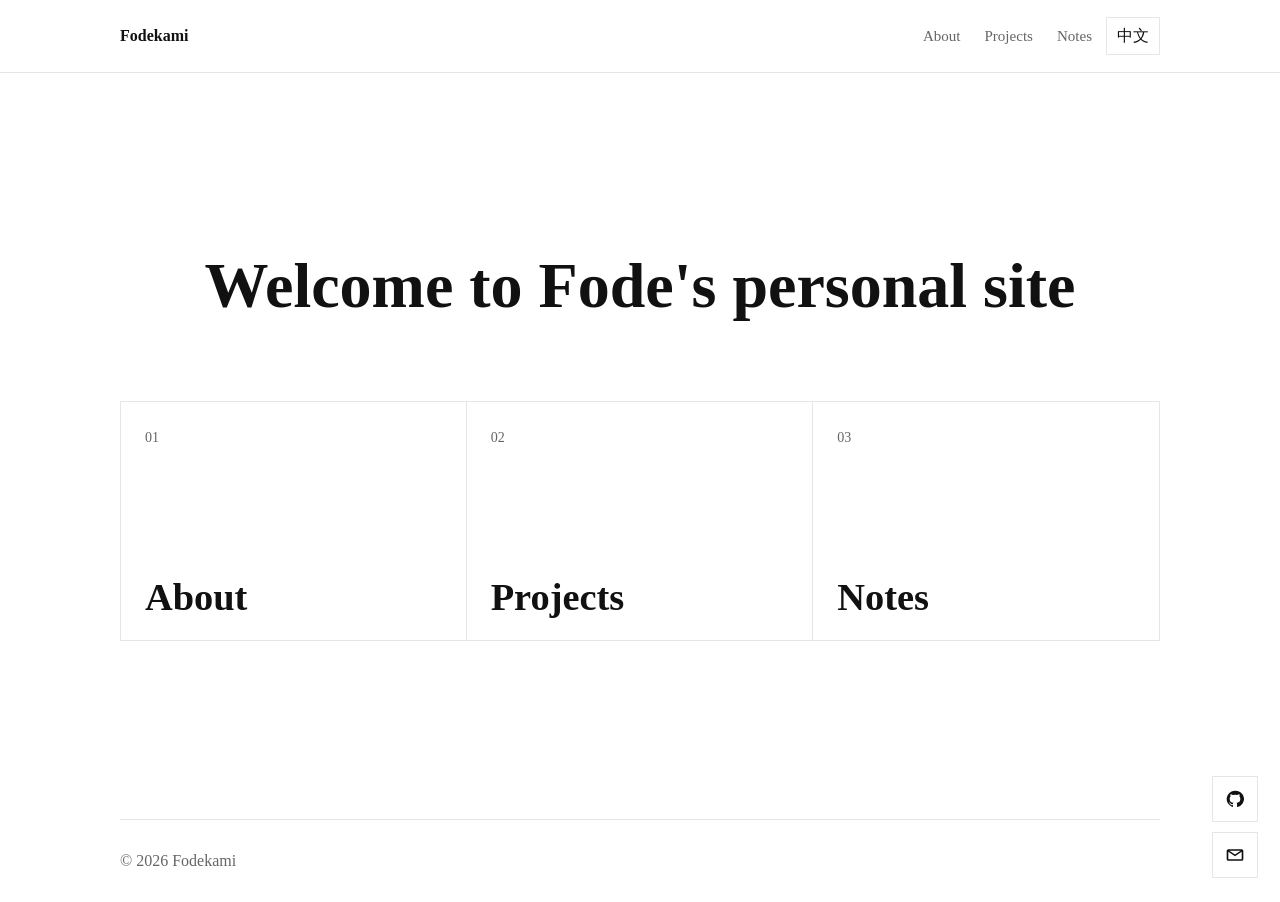
<file: index.html>
<!doctype html>
<html lang="en">
  <head>
    <meta charset="utf-8">
    <meta name="viewport" content="width=device-width, initial-scale=1">
    <meta name="color-scheme" content="light">
    <title>Fodekami - Personal Website</title>
    <meta name="description" content="Fodekami's personal website with simple sections and quick contact links.">
    <meta name="author" content="Fodekami">
    <meta property="og:type" content="website">
    <meta property="og:title" content="Fodekami - Personal Website">
    <meta property="og:description" content="A simple personal website for profile, projects, and notes.">
    <meta property="og:url" content="https://fodekami.github.io/">
    <meta property="og:site_name" content="Fodekami">
    <meta name="twitter:card" content="summary">
    <meta name="twitter:title" content="Fodekami - Personal Website">
    <meta name="twitter:description" content="A simple personal website for profile, projects, and notes.">
    <link rel="canonical" href="https://fodekami.github.io/">
    <link rel="icon" href="favicon.svg" type="image/svg+xml">
    <link rel="manifest" href="site.webmanifest">
    <link rel="stylesheet" href="styles.css">
    <script type="application/ld+json">
      {
        "@context": "https://schema.org",
        "@type": "Person",
        "name": "Fodekami",
        "url": "https://fodekami.github.io/",
        "sameAs": ["https://github.com/fodekami"]
      }
    </script>
  </head>
  <body data-page="home">
    <a class="skip-link" href="#main" data-i18n="skip">Skip to content</a>

    <header class="site-header" data-header>
      <nav class="nav" aria-label="Primary navigation">
        <a class="brand" href="index.html" aria-label="Fodekami home">Fodekami</a>

        <button class="nav-toggle" type="button" aria-expanded="false" aria-controls="nav-links" data-nav-toggle>
          <span class="sr-only" data-i18n="toggleNav">Toggle navigation</span>
          <span></span>
          <span></span>
          <span></span>
        </button>

        <div class="nav-links" id="nav-links" data-nav-links>
          <a href="about.html" data-i18n="navAbout">About</a>
          <a href="projects.html" data-i18n="navProjects">Projects</a>
          <a href="notes.html" data-i18n="navNotes">Notes</a>
          <button class="language-toggle" type="button" data-language-toggle aria-label="Switch language">中文</button>
        </div>
      </nav>
    </header>

    <main class="home-main" id="main" aria-label="Homepage sections">
      <h1 class="home-tagline" data-i18n="homeTagline">Welcome to Fode's personal site</h1>
      <div class="home-entry-grid">
        <a class="home-entry" href="about.html">
          <span>01</span>
          <strong data-i18n="navAbout">About</strong>
        </a>
        <a class="home-entry" href="projects.html">
          <span>02</span>
          <strong data-i18n="navProjects">Projects</strong>
        </a>
        <a class="home-entry" href="notes.html">
          <span>03</span>
          <strong data-i18n="navNotes">Notes</strong>
        </a>
      </div>
    </main>

    <footer class="site-footer">
      <p>&copy; <span data-year></span> Fodekami</p>
    </footer>

    <script src="script.js"></script>
  </body>
</html>
</file>
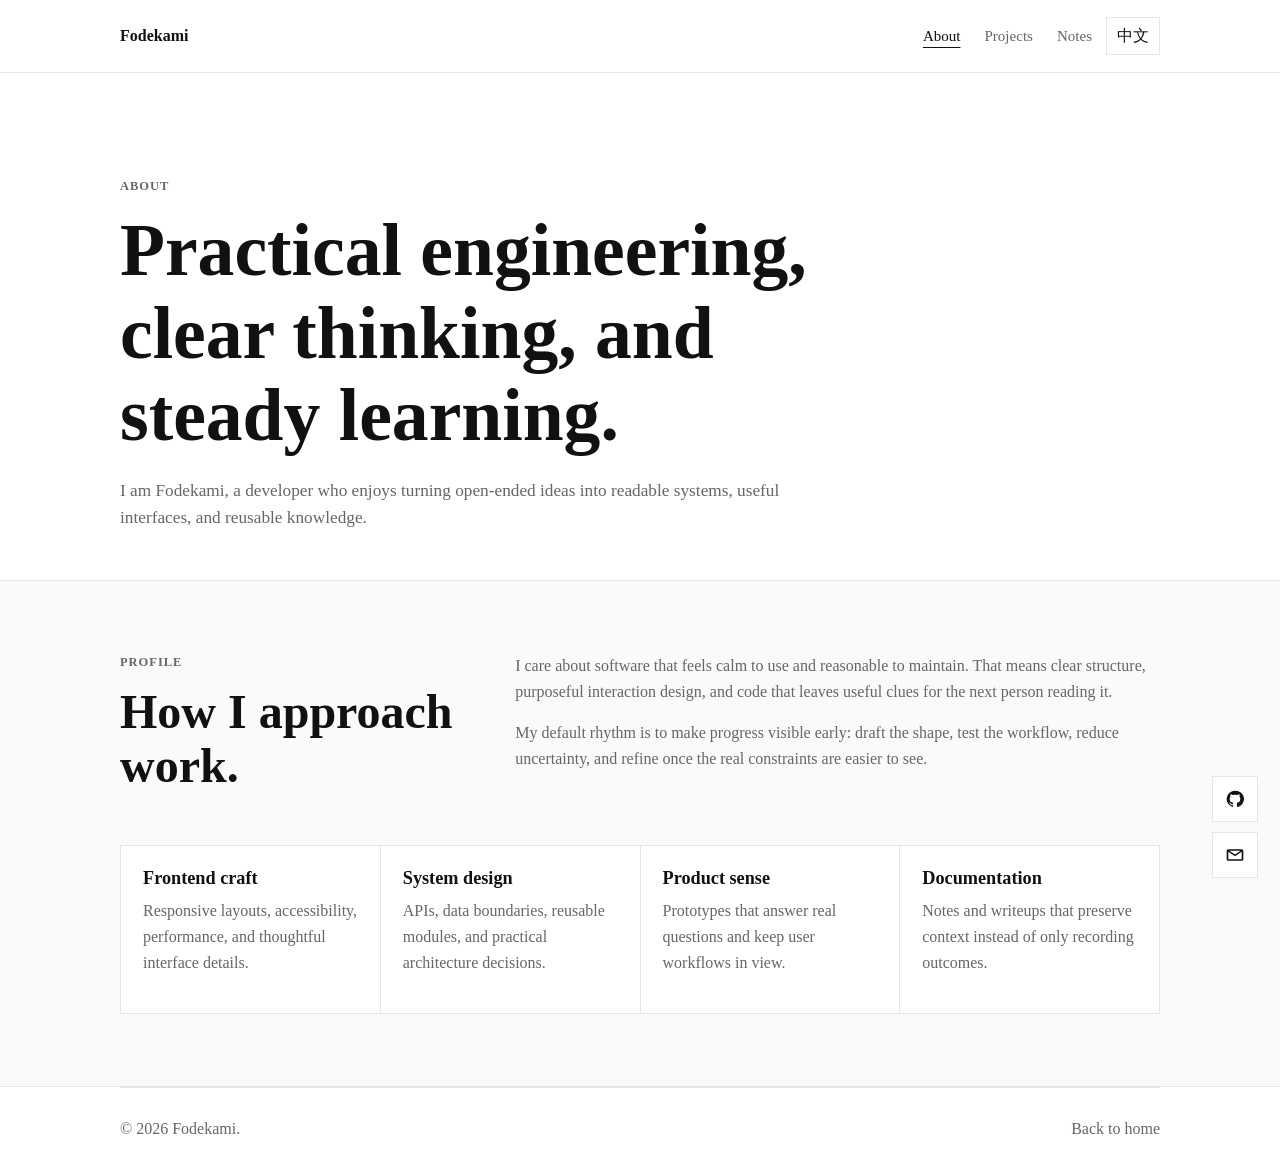
<file: about.html>
<!doctype html>
<html lang="en">
  <head>
    <meta charset="utf-8">
    <meta name="viewport" content="width=device-width, initial-scale=1">
    <title>About - Fodekami</title>
    <meta name="description" content="About Fodekami: background, focus, working style, and strengths.">
    <link rel="canonical" href="https://fodekami.github.io/about.html">
    <link rel="icon" href="favicon.svg" type="image/svg+xml">
    <link rel="manifest" href="site.webmanifest">
    <link rel="stylesheet" href="styles.css">
  </head>
  <body data-page="about">
    <a class="skip-link" href="#main" data-i18n="skip">Skip to content</a>
    <header class="site-header" data-header>
      <nav class="nav" aria-label="Primary navigation">
        <a class="brand" href="index.html" aria-label="Fodekami home">
          <span class="brand-mark" aria-hidden="true">F</span>
          <span class="brand-text">Fodekami</span>
        </a>
        <button class="nav-toggle" type="button" aria-expanded="false" aria-controls="nav-links" data-nav-toggle>
          <span class="sr-only" data-i18n="toggleNav">Toggle navigation</span><span></span><span></span><span></span>
        </button>
        <div class="nav-links" id="nav-links" data-nav-links>
          <a aria-current="page" href="about.html" data-i18n="navAbout">About</a>
          <a href="projects.html" data-i18n="navProjects">Projects</a>
          <a href="notes.html" data-i18n="navNotes">Notes</a>
          <button class="language-toggle" type="button" data-language-toggle aria-label="Switch language">中文</button>
        </div>
      </nav>
    </header>

    <main id="main">
      <section class="page-hero section">
        <p class="eyebrow" data-i18n="navAbout">About</p>
        <h1 data-i18n="aboutHeroTitle">Practical engineering, clear thinking, and steady learning.</h1>
        <p class="hero-text" data-i18n="aboutHeroText">
          I am Fodekami, a developer who enjoys turning open-ended ideas into readable systems,
          useful interfaces, and reusable knowledge.
        </p>
      </section>

      <section class="section section-muted">
        <div class="section-grid">
          <div>
            <p class="eyebrow" data-i18n="aboutProfileEyebrow">Profile</p>
            <h2 data-i18n="aboutApproachTitle">How I approach work.</h2>
          </div>
          <div class="prose">
            <p data-i18n="aboutApproachText1">
              I care about software that feels calm to use and reasonable to maintain. That means
              clear structure, purposeful interaction design, and code that leaves useful clues for
              the next person reading it.
            </p>
            <p data-i18n="aboutApproachText2">
              My default rhythm is to make progress visible early: draft the shape, test the workflow,
              reduce uncertainty, and refine once the real constraints are easier to see.
            </p>
          </div>
        </div>

        <div class="skill-grid" aria-label="Core strengths">
          <article class="skill-card">
            <h3 data-i18n="aboutSkill1Title">Frontend craft</h3>
            <p data-i18n="aboutSkill1Text">Responsive layouts, accessibility, performance, and thoughtful interface details.</p>
          </article>
          <article class="skill-card">
            <h3 data-i18n="aboutSkill2Title">System design</h3>
            <p data-i18n="aboutSkill2Text">APIs, data boundaries, reusable modules, and practical architecture decisions.</p>
          </article>
          <article class="skill-card">
            <h3 data-i18n="aboutSkill3Title">Product sense</h3>
            <p data-i18n="aboutSkill3Text">Prototypes that answer real questions and keep user workflows in view.</p>
          </article>
          <article class="skill-card">
            <h3 data-i18n="aboutSkill4Title">Documentation</h3>
            <p data-i18n="aboutSkill4Text">Notes and writeups that preserve context instead of only recording outcomes.</p>
          </article>
        </div>
      </section>
    </main>

    <footer class="site-footer">
      <p>&copy; <span data-year></span> Fodekami.</p>
      <a href="index.html" data-i18n="backHome">Back to home</a>
    </footer>
    <script src="script.js"></script>
  </body>
</html>
</file>
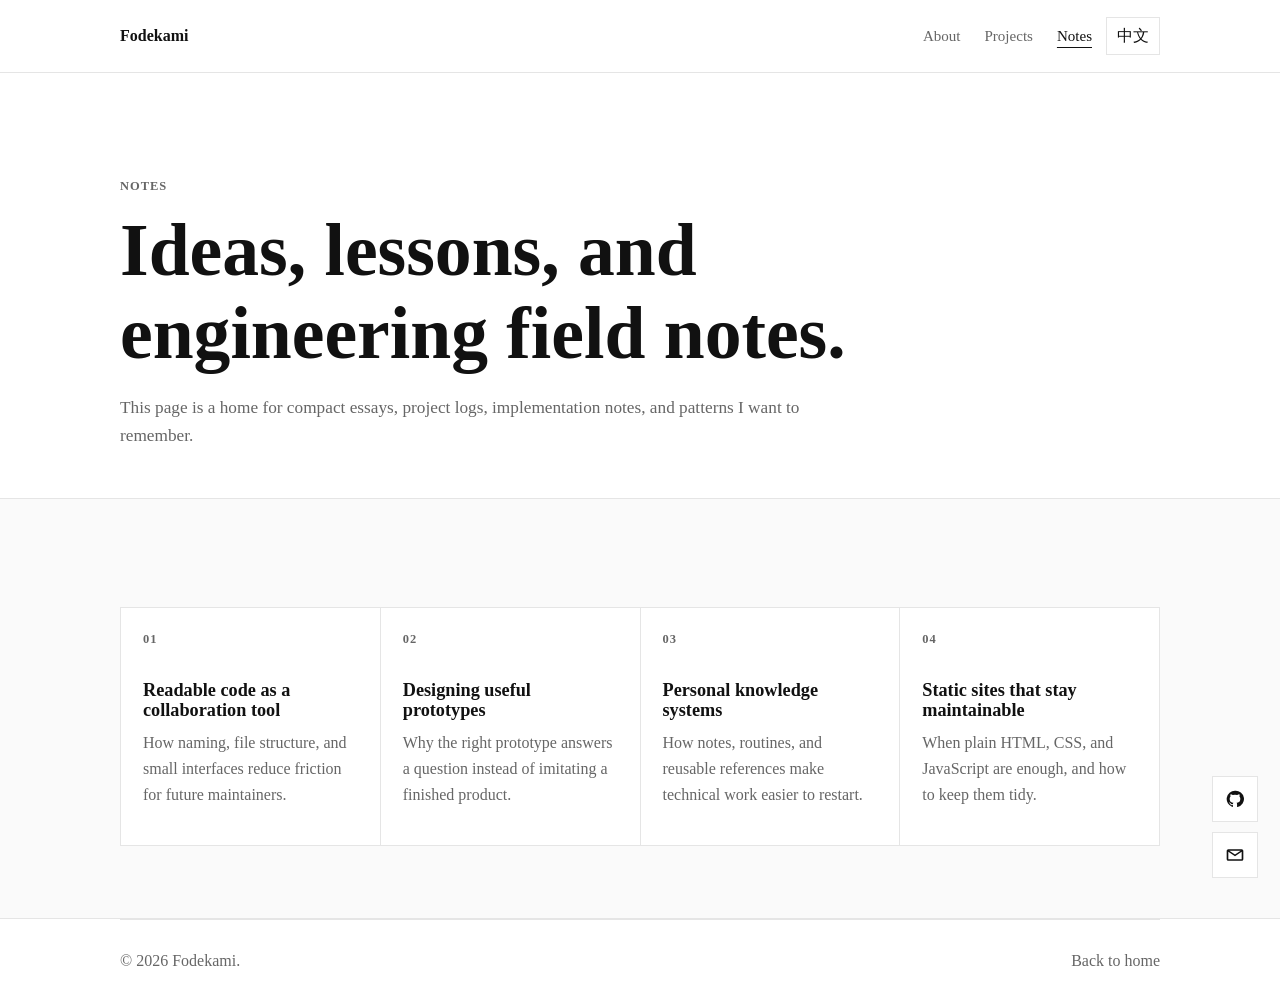
<file: notes.html>
<!doctype html>
<html lang="en">
  <head>
    <meta charset="utf-8">
    <meta name="viewport" content="width=device-width, initial-scale=1">
    <title>Notes - Fodekami</title>
    <meta name="description" content="Technical notes, learning logs, and writing topics by Fodekami.">
    <link rel="canonical" href="https://fodekami.github.io/notes.html">
    <link rel="icon" href="favicon.svg" type="image/svg+xml">
    <link rel="manifest" href="site.webmanifest">
    <link rel="stylesheet" href="styles.css">
  </head>
  <body data-page="notes">
    <a class="skip-link" href="#main" data-i18n="skip">Skip to content</a>
    <header class="site-header" data-header>
      <nav class="nav" aria-label="Primary navigation">
        <a class="brand" href="index.html" aria-label="Fodekami home">
          <span class="brand-mark" aria-hidden="true">F</span>
          <span class="brand-text">Fodekami</span>
        </a>
        <button class="nav-toggle" type="button" aria-expanded="false" aria-controls="nav-links" data-nav-toggle>
          <span class="sr-only" data-i18n="toggleNav">Toggle navigation</span><span></span><span></span><span></span>
        </button>
        <div class="nav-links" id="nav-links" data-nav-links>
          <a href="about.html" data-i18n="navAbout">About</a>
          <a href="projects.html" data-i18n="navProjects">Projects</a>
          <a aria-current="page" href="notes.html" data-i18n="navNotes">Notes</a>
          <button class="language-toggle" type="button" data-language-toggle aria-label="Switch language">中文</button>
        </div>
      </nav>
    </header>

    <main id="main">
      <section class="page-hero section">
        <p class="eyebrow" data-i18n="navNotes">Notes</p>
        <h1 data-i18n="notesHeroTitle">Ideas, lessons, and engineering field notes.</h1>
        <p class="hero-text" data-i18n="notesHeroText">
          This page is a home for compact essays, project logs, implementation notes, and patterns I
          want to remember.
        </p>
      </section>

      <section class="section section-muted">
        <div class="notes-grid">
          <article>
            <span class="note-number">01</span>
            <h3 data-i18n="note1Title">Readable code as a collaboration tool</h3>
            <p data-i18n="note1Text">How naming, file structure, and small interfaces reduce friction for future maintainers.</p>
          </article>
          <article>
            <span class="note-number">02</span>
            <h3 data-i18n="note2Title">Designing useful prototypes</h3>
            <p data-i18n="note2Text">Why the right prototype answers a question instead of imitating a finished product.</p>
          </article>
          <article>
            <span class="note-number">03</span>
            <h3 data-i18n="note3Title">Personal knowledge systems</h3>
            <p data-i18n="note3Text">How notes, routines, and reusable references make technical work easier to restart.</p>
          </article>
          <article>
            <span class="note-number">04</span>
            <h3 data-i18n="note4Title">Static sites that stay maintainable</h3>
            <p data-i18n="note4Text">When plain HTML, CSS, and JavaScript are enough, and how to keep them tidy.</p>
          </article>
        </div>
      </section>
    </main>

    <footer class="site-footer">
      <p>&copy; <span data-year></span> Fodekami.</p>
      <a href="index.html" data-i18n="backHome">Back to home</a>
    </footer>
    <script src="script.js"></script>
  </body>
</html>
</file>
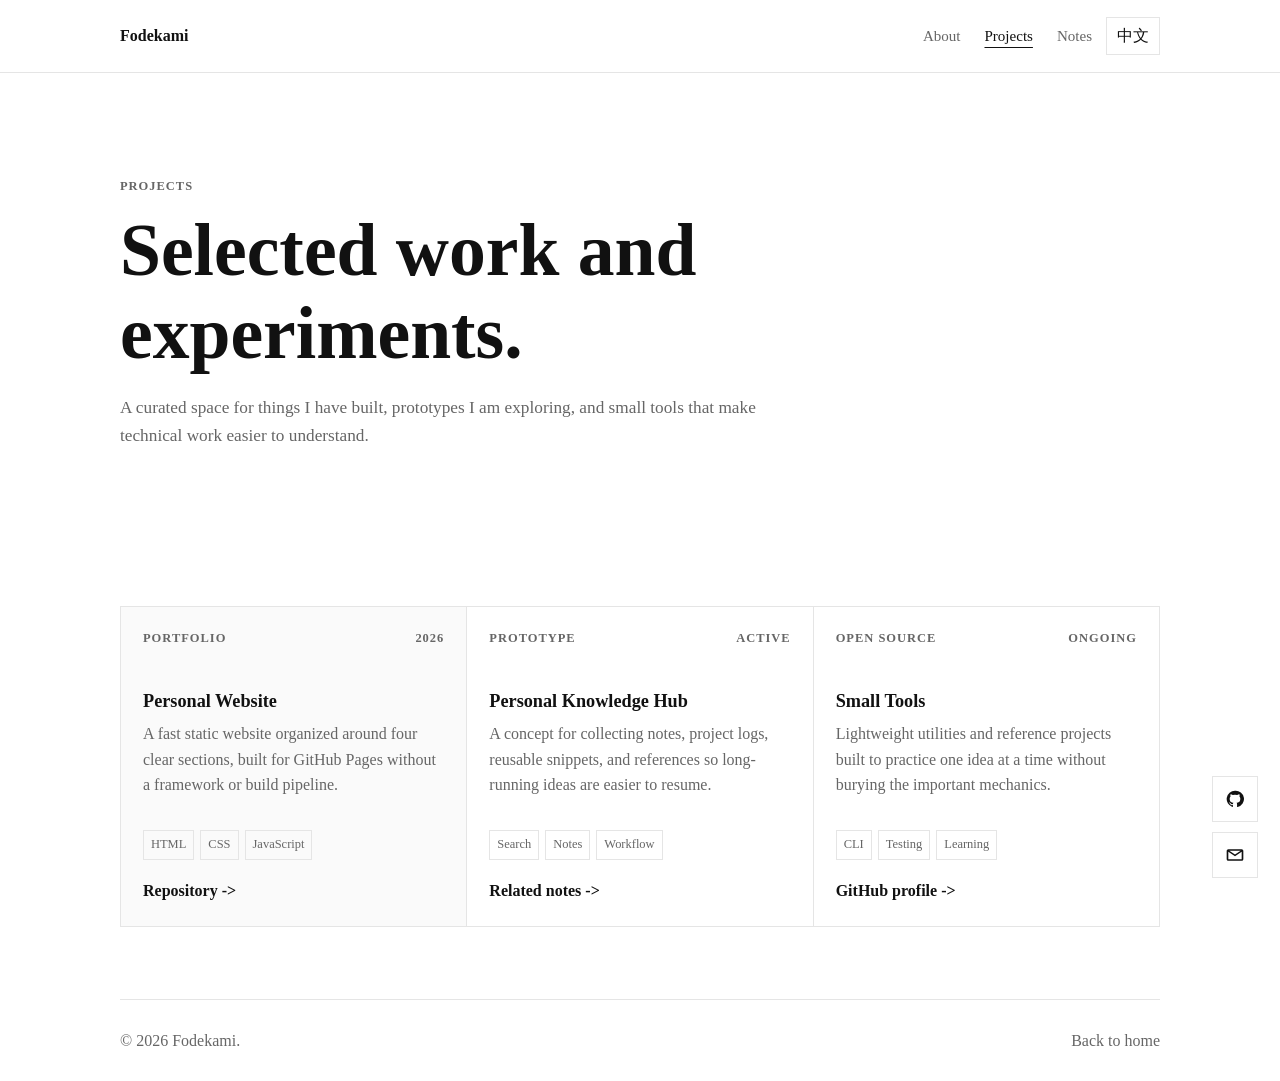
<file: projects.html>
<!doctype html>
<html lang="en">
  <head>
    <meta charset="utf-8">
    <meta name="viewport" content="width=device-width, initial-scale=1">
    <title>Projects - Fodekami</title>
    <meta name="description" content="Selected projects, prototypes, and experiments by Fodekami.">
    <link rel="canonical" href="https://fodekami.github.io/projects.html">
    <link rel="icon" href="favicon.svg" type="image/svg+xml">
    <link rel="manifest" href="site.webmanifest">
    <link rel="stylesheet" href="styles.css">
  </head>
  <body data-page="projects">
    <a class="skip-link" href="#main" data-i18n="skip">Skip to content</a>
    <header class="site-header" data-header>
      <nav class="nav" aria-label="Primary navigation">
        <a class="brand" href="index.html" aria-label="Fodekami home">
          <span class="brand-mark" aria-hidden="true">F</span>
          <span class="brand-text">Fodekami</span>
        </a>
        <button class="nav-toggle" type="button" aria-expanded="false" aria-controls="nav-links" data-nav-toggle>
          <span class="sr-only" data-i18n="toggleNav">Toggle navigation</span><span></span><span></span><span></span>
        </button>
        <div class="nav-links" id="nav-links" data-nav-links>
          <a href="about.html" data-i18n="navAbout">About</a>
          <a aria-current="page" href="projects.html" data-i18n="navProjects">Projects</a>
          <a href="notes.html" data-i18n="navNotes">Notes</a>
          <button class="language-toggle" type="button" data-language-toggle aria-label="Switch language">中文</button>
        </div>
      </nav>
    </header>

    <main id="main">
      <section class="page-hero section">
        <p class="eyebrow" data-i18n="navProjects">Projects</p>
        <h1 data-i18n="projectsHeroTitle">Selected work and experiments.</h1>
        <p class="hero-text" data-i18n="projectsHeroText">
          A curated space for things I have built, prototypes I am exploring, and small tools that
          make technical work easier to understand.
        </p>
      </section>

      <section class="section">
        <div class="project-grid">
          <article class="project-card project-card-featured">
            <div class="project-meta"><span data-i18n="project1Meta">Portfolio</span><span>2026</span></div>
            <h3 data-i18n="project1Title">Personal Website</h3>
            <p data-i18n="project1Text">
              A fast static website organized around four clear sections, built for GitHub Pages
              without a framework or build pipeline.
            </p>
            <ul class="tag-list" aria-label="Technologies">
              <li>HTML</li><li>CSS</li><li>JavaScript</li>
            </ul>
            <a class="text-link" href="https://github.com/fodekami/fodekami.github.io" rel="me" data-i18n="repository">Repository</a>
          </article>

          <article class="project-card">
            <div class="project-meta"><span data-i18n="project2Meta">Prototype</span><span data-i18n="active">Active</span></div>
            <h3 data-i18n="project2Title">Personal Knowledge Hub</h3>
            <p data-i18n="project2Text">
              A concept for collecting notes, project logs, reusable snippets, and references so
              long-running ideas are easier to resume.
            </p>
            <ul class="tag-list" aria-label="Topics">
              <li>Search</li><li>Notes</li><li>Workflow</li>
            </ul>
            <a class="text-link" href="notes.html" data-i18n="relatedNotes">Related notes</a>
          </article>

          <article class="project-card">
            <div class="project-meta"><span data-i18n="project3Meta">Open source</span><span data-i18n="ongoing">Ongoing</span></div>
            <h3 data-i18n="project3Title">Small Tools</h3>
            <p data-i18n="project3Text">
              Lightweight utilities and reference projects built to practice one idea at a time
              without burying the important mechanics.
            </p>
            <ul class="tag-list" aria-label="Topics">
              <li>CLI</li><li>Testing</li><li>Learning</li>
            </ul>
            <a class="text-link" href="https://github.com/fodekami" rel="me" data-i18n="githubProfile">GitHub profile</a>
          </article>
        </div>
      </section>
    </main>

    <footer class="site-footer">
      <p>&copy; <span data-year></span> Fodekami.</p>
      <a href="index.html" data-i18n="backHome">Back to home</a>
    </footer>
    <script src="script.js"></script>
  </body>
</html>
</file>
<file: styles.css>
@font-face {
  font-family: "Fodekami Song";
  src: local("SimSun"), local("Songti SC"), local("Noto Serif CJK SC");
  unicode-range:
    U+2E80-2EFF,
    U+3000-303F,
    U+3400-4DBF,
    U+4E00-9FFF,
    U+F900-FAFF;
}

:root {
  color-scheme: light;
  --bg: #ffffff;
  --surface: #ffffff;
  --text: #111111;
  --muted: #666666;
  --line: #e5e5e5;
  --line-strong: #111111;
  --max-width: 1040px;
  --header-height: 72px;
  --ease: cubic-bezier(0.22, 1, 0.36, 1);
  --speed: 240ms;
  font-family: "Times New Roman", Times, serif;
}

* {
  box-sizing: border-box;
}

html {
  scroll-behavior: smooth;
}

html[lang^="zh"] {
  font-family: "Fodekami Song", "Times New Roman", Times, serif;
}

body {
  min-width: 320px;
  margin: 0;
  background: var(--bg);
  color: var(--text);
  font-size: 16px;
  line-height: 1.6;
  animation: page-in 420ms var(--ease) both;
}

body.nav-open {
  overflow: hidden;
}

a {
  color: inherit;
  text-decoration: none;
}

p,
h1,
h2,
h3 {
  margin-top: 0;
}

p {
  color: var(--muted);
}

.skip-link,
.sr-only {
  position: absolute;
  width: 1px;
  height: 1px;
  padding: 0;
  overflow: hidden;
  clip: rect(0, 0, 0, 0);
  white-space: nowrap;
  border: 0;
}

.skip-link:focus {
  z-index: 1000;
  top: 12px;
  left: 12px;
  width: auto;
  height: auto;
  padding: 8px 10px;
  clip: auto;
  background: var(--text);
  color: var(--bg);
}

.site-header {
  position: sticky;
  z-index: 20;
  top: 0;
  border-bottom: 1px solid var(--line);
  background: rgba(255, 255, 255, 0.92);
  backdrop-filter: blur(12px);
  transition:
    background-color var(--speed) var(--ease),
    border-color var(--speed) var(--ease);
}

.nav,
.home-main,
.section,
.site-footer {
  width: min(100% - 40px, var(--max-width));
  margin-inline: auto;
}

.nav {
  display: flex;
  min-height: var(--header-height);
  align-items: center;
  justify-content: space-between;
  gap: 24px;
}

.brand {
  font-size: 1rem;
  font-weight: 700;
  transition: opacity var(--speed) var(--ease);
}

.brand:hover,
.brand:focus-visible {
  opacity: 0.62;
}

.brand-mark {
  display: none;
}

.nav-links {
  display: flex;
  align-items: center;
  gap: 4px;
}

.nav-links a,
.language-toggle {
  padding: 8px 10px;
  color: var(--muted);
  font-size: 0.94rem;
  transition:
    color var(--speed) var(--ease),
    text-underline-offset var(--speed) var(--ease);
}

.language-toggle {
  border: 1px solid var(--line);
  background: var(--surface);
  color: var(--text);
  cursor: pointer;
  font: inherit;
  line-height: 1.2;
}

.nav-links a:hover,
.nav-links a:focus-visible,
.nav-links a[aria-current="page"],
.language-toggle:hover,
.language-toggle:focus-visible {
  color: var(--text);
  text-decoration: underline;
  text-underline-offset: 6px;
}

.language-toggle:hover,
.language-toggle:focus-visible {
  border-color: var(--line-strong);
}

.nav-toggle {
  display: none;
  width: 40px;
  height: 40px;
  padding: 9px;
  border: 1px solid var(--line);
  background: var(--surface);
  transition: border-color var(--speed) var(--ease);
}

.nav-toggle:hover,
.nav-toggle:focus-visible {
  border-color: var(--line-strong);
}

.nav-toggle span:not(.sr-only) {
  display: block;
  width: 100%;
  height: 1px;
  margin: 6px 0;
  background: var(--text);
  transition:
    opacity var(--speed) var(--ease),
    transform var(--speed) var(--ease);
}

.nav-toggle[aria-expanded="true"] span:nth-of-type(2) {
  transform: translateY(7px) rotate(45deg);
}

.nav-toggle[aria-expanded="true"] span:nth-of-type(3) {
  opacity: 0;
}

.nav-toggle[aria-expanded="true"] span:nth-of-type(4) {
  transform: translateY(-7px) rotate(-45deg);
}

.home-main {
  display: grid;
  min-height: calc(100svh - var(--header-height) - 82px);
  align-content: center;
  gap: 28px;
  padding-block: 64px;
}

.home-tagline {
  max-width: none;
  margin: 0;
  font-size: clamp(2rem, 5vw, 4rem);
  font-weight: 700;
  line-height: 1.1;
  text-align: center;
  animation: entry-in 520ms var(--ease) both;
}

.home-entry-grid {
  display: grid;
  grid-template-columns: repeat(3, minmax(0, 1fr));
  gap: 0;
  margin-top: 52px;
}

.home-entry {
  display: grid;
  min-height: 240px;
  align-content: space-between;
  padding: 24px;
  border-top: 1px solid var(--line);
  border-right: 1px solid var(--line);
  border-bottom: 1px solid var(--line);
  background: var(--surface);
  animation: entry-in 520ms var(--ease) both;
  transition:
    background-color var(--speed) var(--ease),
    border-color var(--speed) var(--ease),
    transform var(--speed) var(--ease);
}

.home-entry-grid .home-entry:nth-child(1) {
  animation-delay: 60ms;
}

.home-entry-grid .home-entry:nth-child(2) {
  animation-delay: 120ms;
}

.home-entry-grid .home-entry:nth-child(3) {
  animation-delay: 180ms;
}

.home-entry:first-child {
  border-left: 1px solid var(--line);
}

.home-entry:hover,
.home-entry:focus-visible {
  background: #fafafa;
  border-color: var(--line-strong);
  outline: 0;
  transform: translateY(-4px);
}

.home-entry span {
  color: var(--muted);
  font-size: 0.88rem;
}

.home-entry strong {
  font-size: clamp(1.6rem, 3vw, 2.4rem);
  line-height: 1;
  transition: transform var(--speed) var(--ease);
}

.home-entry:hover strong,
.home-entry:focus-visible strong {
  transform: translateX(4px);
}

.section {
  padding-block: 72px;
  animation: section-in 520ms var(--ease) both;
}

.page-hero {
  padding-top: 104px;
  padding-bottom: 48px;
}

.eyebrow,
.note-number,
.project-meta {
  color: var(--muted);
  font-size: 0.78rem;
  font-weight: 700;
  letter-spacing: 0.08em;
  text-transform: uppercase;
}

h1,
h2,
h3 {
  line-height: 1.12;
  letter-spacing: 0;
}

h1 {
  max-width: 760px;
  margin-bottom: 20px;
  font-size: clamp(2.4rem, 6vw, 4.6rem);
}

h2 {
  margin-bottom: 16px;
  font-size: clamp(1.9rem, 4vw, 3rem);
}

h3 {
  margin-bottom: 10px;
  font-size: 1.14rem;
}

.hero-text {
  max-width: 680px;
  margin-bottom: 0;
  font-size: 1.08rem;
}

.section-muted {
  width: 100%;
  max-width: none;
  padding-inline: max(20px, calc((100% - var(--max-width)) / 2));
  border-block: 1px solid var(--line);
  background: #fafafa;
}

.section-grid {
  display: grid;
  grid-template-columns: minmax(180px, 0.7fr) minmax(0, 1.3fr);
  gap: 48px;
}

.prose {
  max-width: 720px;
}

.skill-grid,
.project-grid,
.notes-grid {
  display: grid;
  grid-template-columns: repeat(4, minmax(0, 1fr));
  gap: 0;
  margin-top: 36px;
  border-top: 1px solid var(--line);
  border-left: 1px solid var(--line);
}

.skill-card,
.project-card,
.notes-grid article,
.contact-card {
  border-right: 1px solid var(--line);
  border-bottom: 1px solid var(--line);
  background: var(--surface);
}

.skill-card,
.notes-grid article,
.project-card {
  padding: 22px;
  transition:
    background-color var(--speed) var(--ease),
    border-color var(--speed) var(--ease),
    transform var(--speed) var(--ease);
}

.skill-card:hover,
.project-card:hover,
.notes-grid article:hover {
  background: #fafafa;
  transform: translateY(-2px);
}

.project-grid {
  grid-template-columns: repeat(3, minmax(0, 1fr));
}

.project-card {
  display: flex;
  min-height: 320px;
  flex-direction: column;
}

.project-card-featured {
  background: #fafafa;
}

.project-meta {
  display: flex;
  justify-content: space-between;
  gap: 12px;
  margin-bottom: 42px;
}

.tag-list {
  display: flex;
  flex-wrap: wrap;
  gap: 6px;
  padding: 0;
  margin: auto 0 18px;
  list-style: none;
}

.tag-list li {
  padding: 4px 7px;
  border: 1px solid var(--line);
  color: var(--muted);
  font-size: 0.78rem;
}

.text-link {
  font-weight: 700;
  transition:
    color var(--speed) var(--ease),
    text-underline-offset var(--speed) var(--ease);
}

.text-link:hover,
.text-link:focus-visible {
  text-decoration: underline;
  text-underline-offset: 5px;
}

.text-link::after {
  content: " ->";
}

.note-number {
  display: block;
  margin-bottom: 30px;
}

.site-footer {
  display: flex;
  align-items: center;
  justify-content: space-between;
  gap: 20px;
  padding-block: 28px;
  border-top: 1px solid var(--line);
}

.site-footer p {
  margin: 0;
}

.site-footer a {
  color: var(--muted);
  transition: color var(--speed) var(--ease);
}

.site-footer a:hover,
.site-footer a:focus-visible {
  color: var(--text);
}

.contact-dock {
  position: fixed;
  right: 22px;
  bottom: 22px;
  z-index: 30;
  display: flex;
  flex-direction: column;
  align-items: flex-end;
  gap: 10px;
}

.contact-icon {
  display: grid;
  width: 46px;
  height: 46px;
  place-items: center;
  border: 1px solid var(--line);
  background: var(--surface);
  color: var(--text);
  cursor: pointer;
  transition:
    background-color var(--speed) var(--ease),
    border-color var(--speed) var(--ease),
    transform var(--speed) var(--ease);
}

.contact-icon:hover,
.contact-icon:focus-visible {
  border-color: var(--line-strong);
  background: #fafafa;
  outline: 0;
  transform: translateY(-2px);
}

.contact-icon svg {
  width: 20px;
  height: 20px;
  fill: currentColor;
}

.email-note {
  position: relative;
}

.email-note summary {
  list-style: none;
}

.email-note summary::-webkit-details-marker {
  display: none;
}

.note-paper {
  position: absolute;
  right: 56px;
  bottom: 0;
  width: max-content;
  min-width: 210px;
  padding: 14px 16px;
  border: 1px solid var(--line-strong);
  background: rgba(255, 255, 255, 0.96);
  box-shadow: 0 12px 30px rgba(0, 0, 0, 0.08);
  color: var(--text);
  opacity: 0;
  backdrop-filter: blur(10px);
  transform: translateX(8px);
  transition:
    opacity var(--speed) var(--ease),
    transform var(--speed) var(--ease);
  pointer-events: none;
}

.email-note[open] .note-paper {
  opacity: 1;
  transform: translateX(0);
  pointer-events: auto;
}

.note-paper span {
  display: block;
  margin-bottom: 6px;
  color: var(--muted);
  font-size: 0.78rem;
  font-weight: 700;
  letter-spacing: 0.08em;
  text-transform: uppercase;
}

.note-paper a {
  font-weight: 700;
  text-decoration: underline;
  text-underline-offset: 4px;
}

@keyframes page-in {
  from {
    opacity: 0;
  }

  to {
    opacity: 1;
  }
}

@keyframes entry-in {
  from {
    opacity: 0;
    transform: translateY(14px);
  }

  to {
    opacity: 1;
    transform: translateY(0);
  }
}

@keyframes section-in {
  from {
    opacity: 0;
    transform: translateY(10px);
  }

  to {
    opacity: 1;
    transform: translateY(0);
  }
}

@media (max-width: 900px) {
  .nav-toggle {
    display: inline-block;
  }

  .nav-links {
    position: fixed;
    inset: var(--header-height) 20px auto;
    display: flex;
    flex-direction: column;
    align-items: stretch;
    padding: 8px;
    border: 1px solid var(--line);
    background: var(--surface);
    opacity: 0;
    pointer-events: none;
    transform: translateY(-8px);
    transition:
      opacity var(--speed) var(--ease),
      transform var(--speed) var(--ease);
  }

  .nav-links.is-open {
    opacity: 1;
    pointer-events: auto;
    transform: translateY(0);
  }

  .nav-links a {
    padding: 12px;
  }

  .language-toggle {
    padding: 12px;
    text-align: left;
  }

  .home-entry-grid,
  .section-grid {
    grid-template-columns: 1fr;
  }

  .home-entry-grid {
    margin-top: 34px;
  }

  .home-entry {
    min-height: 128px;
    border-left: 1px solid var(--line);
    border-bottom: 0;
  }

  .home-entry:last-child {
    border-bottom: 1px solid var(--line);
  }

  .skill-grid,
  .project-grid,
  .notes-grid {
    grid-template-columns: repeat(2, minmax(0, 1fr));
  }

}

@media (max-width: 640px) {
  .nav,
  .home-main,
  .section,
  .site-footer {
    width: min(100% - 28px, var(--max-width));
  }

  .section {
    padding-block: 56px;
  }

  .page-hero {
    padding-top: 72px;
  }

  h1 {
    font-size: 2.4rem;
  }

  .hero-text {
    font-size: 1rem;
  }

  .skill-grid,
  .project-grid,
  .notes-grid {
    grid-template-columns: 1fr;
  }

  .project-card {
    min-height: auto;
  }

  .project-meta {
    margin-bottom: 28px;
  }

  .site-footer {
    align-items: flex-start;
    flex-direction: column;
  }

  .contact-dock {
    right: 14px;
    bottom: 14px;
  }

  .contact-icon {
    width: 42px;
    height: 42px;
  }

  .note-paper {
    right: 50px;
    max-width: calc(100vw - 92px);
    min-width: 190px;
  }
}

@media (prefers-reduced-motion: reduce) {
  *,
  *::before,
  *::after {
    scroll-behavior: auto !important;
    transition-duration: 0.01ms !important;
    animation-duration: 0.01ms !important;
    animation-iteration-count: 1 !important;
  }

  body,
  .section,
  .home-entry {
    animation: none !important;
  }
}
</file>
